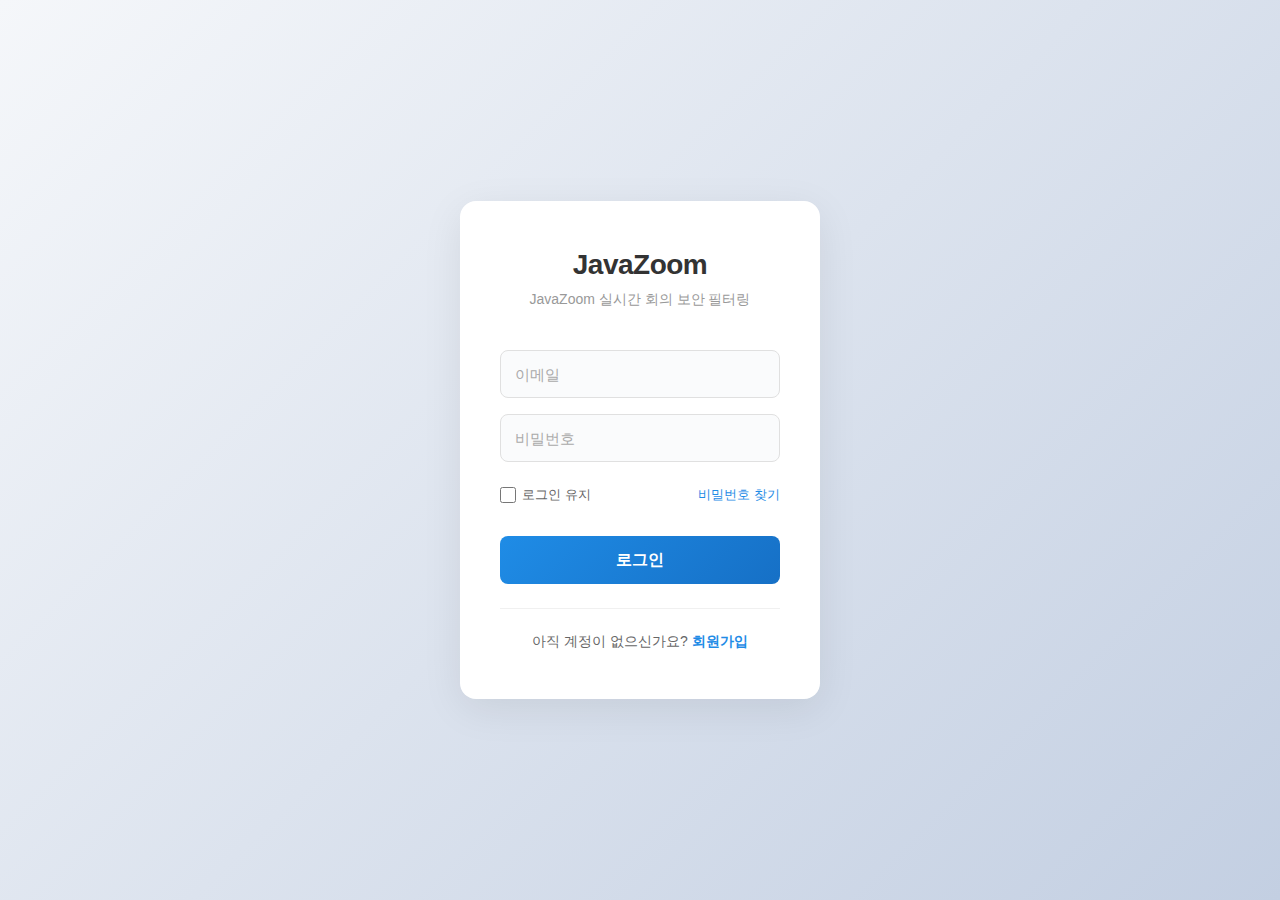
<file: frontend/index.html>
<!doctype html>
<html lang="ko">
  <head>
    <meta charset="UTF-8" />
    <meta name="viewport" content="width=device-width, initial-scale=1.0" />
    <title>JavaZoom</title>
    <link rel="stylesheet" href="style.css" />
  </head>
  <body>
    <div class="login-container">
      <div class="login-box">
        <div class="logo-section">
          <h1 class="logo">JavaZoom</h1>
          <p class="tagline">JavaZoom 실시간 회의 보안 필터링</p>
        </div>

        <form class="login-form" id="loginForm">
          <div class="form-group">
            <input
              type="email"
              id="email"
              class="input-field"
              placeholder="이메일"
              required
            />
          </div>

          <div class="form-group">
            <input
              type="password"
              id="password"
              class="input-field"
              placeholder="비밀번호"
              required
            />
          </div>

          <div class="form-options">
            <label class="remember-me">
              <input type="checkbox" id="rememberMe" />
              <span>로그인 유지</span>
            </label>
            <a href="#" class="forgot-password">비밀번호 찾기</a>
          </div>

          <button type="submit" class="login-button">로그인</button>
        </form>

        <div class="signup-section">
          <p>
            아직 계정이 없으신가요? <a href="#" class="signup-link">회원가입</a>
          </p>
        </div>
      </div>
    </div>

    <script src="script.js"></script>
  </body>
</html>
</file>
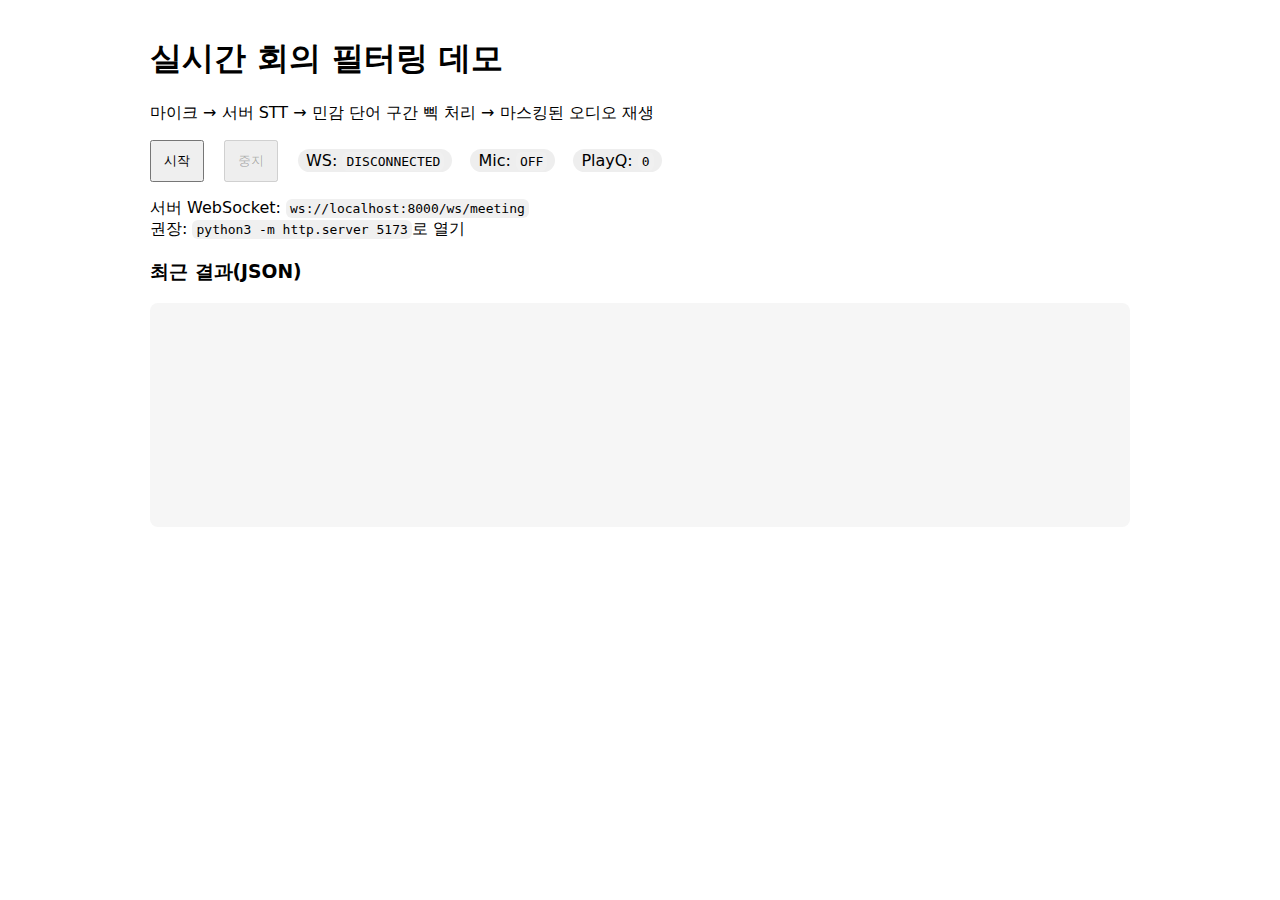
<file: backend-fastapi/demo.html>
<!doctype html>
<html lang="ko">
  <head>
    <meta charset="utf-8" />
    <meta name="viewport" content="width=device-width,initial-scale=1" />
    <title>Meeting Filter Demo (Mic → STT → Bleep → Play)</title>
    <style>
      body {
        font-family:
          system-ui,
          -apple-system,
          sans-serif;
        padding: 16px;
        max-width: 980px;
        margin: 0 auto;
      }
      button {
        padding: 10px 12px;
        margin-right: 8px;
      }
      .row {
        display: flex;
        gap: 12px;
        flex-wrap: wrap;
        align-items: center;
        margin-bottom: 12px;
      }
      #log {
        white-space: pre-wrap;
        background: #f6f6f6;
        padding: 12px;
        border-radius: 8px;
        min-height: 200px;
      }
      code {
        background: #f0f0f0;
        padding: 2px 4px;
        border-radius: 6px;
      }
      .pill {
        display: inline-block;
        padding: 2px 8px;
        border-radius: 999px;
        background: #eee;
        margin-right: 6px;
      }
    </style>
  </head>
  <body>
    <h1>실시간 회의 필터링 데모</h1>
    <p>마이크 → 서버 STT → 민감 단어 구간 삑 처리 → 마스킹된 오디오 재생</p>

    <div class="row">
      <button id="btnStart">시작</button>
      <button id="btnStop" disabled>중지</button>
      <span class="pill">WS: <code id="wsStatus">DISCONNECTED</code></span>
      <span class="pill">Mic: <code id="micStatus">OFF</code></span>
      <span class="pill">PlayQ: <code id="qStatus">0</code></span>
    </div>

    <p>
      서버 WebSocket: <code>ws://localhost:8000/ws/meeting</code><br />
      권장: <code>python3 -m http.server 5173</code>로 열기
    </p>

    <h3>최근 결과(JSON)</h3>
    <div id="log"></div>

    <script>
      (() => {
        const WS_URL = "ws://localhost:8000/ws/meeting";

        // 서버/클라 오디오 규격 (서버 설정과 맞춰야 함)
        const TARGET_SR = 16000;
        const FRAME_MS = 20;
        const FRAME_SAMPLES = (TARGET_SR * FRAME_MS) / 1000; // 320

        const btnStart = document.getElementById("btnStart");
        const btnStop = document.getElementById("btnStop");
        const wsStatus = document.getElementById("wsStatus");
        const micStatus = document.getElementById("micStatus");
        const qStatus = document.getElementById("qStatus");
        const logEl = document.getElementById("log");

        let ws = null;

        // mic capture
        let micCtx = null;
        let source = null;
        let processor = null;
        let stream = null;

        // playback
        let playCtx = null;
        let nextPlayTime = 0;
        let queuedChunks = 0;

        function setWsStatus(s) {
          wsStatus.textContent = s;
        }
        function setMicStatus(s) {
          micStatus.textContent = s;
        }
        function setQ(n) {
          qStatus.textContent = String(n);
        }

        function appendLog(obj) {
          logEl.textContent = JSON.stringify(obj, null, 2);
        }

        // ----------- Audio utils -----------
        function downsampleBuffer(buffer, inputSampleRate, outputSampleRate) {
          if (outputSampleRate === inputSampleRate) return buffer;
          const sampleRateRatio = inputSampleRate / outputSampleRate;
          const newLength = Math.round(buffer.length / sampleRateRatio);
          const result = new Float32Array(newLength);
          let offsetResult = 0;
          let offsetBuffer = 0;
          while (offsetResult < result.length) {
            const nextOffsetBuffer = Math.round(
              (offsetResult + 1) * sampleRateRatio,
            );
            let accum = 0,
              count = 0;
            for (
              let i = offsetBuffer;
              i < nextOffsetBuffer && i < buffer.length;
              i++
            ) {
              accum += buffer[i];
              count++;
            }
            result[offsetResult] = accum / count;
            offsetResult++;
            offsetBuffer = nextOffsetBuffer;
          }
          return result;
        }

        function floatTo16BitPCM(float32) {
          const out = new Int16Array(float32.length);
          for (let i = 0; i < float32.length; i++) {
            let s = Math.max(-1, Math.min(1, float32[i]));
            out[i] = s < 0 ? s * 0x8000 : s * 0x7fff;
          }
          return out;
        }

        function pcm16ToFloat32(arrayBuffer) {
          const i16 = new Int16Array(arrayBuffer);
          const f32 = new Float32Array(i16.length);
          for (let i = 0; i < i16.length; i++) f32[i] = i16[i] / 32768.0;
          return f32;
        }

        function schedulePcmPlayback(pcmArrayBuffer) {
          if (!playCtx) return;

          const samples = pcm16ToFloat32(pcmArrayBuffer);
          const audioBuffer = playCtx.createBuffer(
            1,
            samples.length,
            TARGET_SR,
          );
          audioBuffer.copyToChannel(samples, 0);

          const src = playCtx.createBufferSource();
          src.buffer = audioBuffer;
          src.connect(playCtx.destination);

          // 처음엔 약간의 안전버퍼를 깔아 끊김 방지
          const now = playCtx.currentTime;
          const SAFETY_DELAY = 0.6; // 600ms부터 시작 (필요하면 0.5~0.8까지)
          if (nextPlayTime < now + SAFETY_DELAY)
            nextPlayTime = now + SAFETY_DELAY;

          src.start(nextPlayTime);
          nextPlayTime += audioBuffer.duration;

          queuedChunks++;
          setQ(queuedChunks);

          src.onended = () => {
            queuedChunks = Math.max(0, queuedChunks - 1);
            setQ(queuedChunks);
          };
        }

        function flushOneChunkIfReady() {
          // 1개 늦게 재생: 최소 2개는 쌓여야 1개를 틀기 시작
          if (audioQueue.length < 2) return;

          const pcm = audioQueue.shift();
          schedulePcmPlayback(pcm);

          // 오디오와 같은 순서로 들어온 메타가 있으면 같이 표시
          const meta = metaQueue.shift();
          if (meta) appendLog(meta);
        }

        // ----------- Start/Stop -----------
        async function start() {
          btnStart.disabled = true;

          // WS
          ws = new WebSocket(WS_URL);
          ws.binaryType = "arraybuffer";
          ws.onopen = () => setWsStatus("CONNECTED");
          ws.onclose = () => setWsStatus("DISCONNECTED");
          ws.onerror = () => setWsStatus("ERROR");

          ws.onmessage = (ev) => {
            if (typeof ev.data === "string") {
              try {
                appendLog(JSON.parse(ev.data));
              } catch {}
            } else {
              schedulePcmPlayback(ev.data);
            }
          };

          // WS connect wait
          await new Promise((resolve) => {
            const t = setInterval(() => {
              if (ws && ws.readyState === 1) {
                clearInterval(t);
                resolve();
              }
            }, 50);
          });

          // play AudioContext (재생 전용)
          playCtx = new (window.AudioContext || window.webkitAudioContext)({
            sampleRate: TARGET_SR,
          });
          nextPlayTime = playCtx.currentTime + 0.35;

          // mic AudioContext (캡처 전용)
          stream = await navigator.mediaDevices.getUserMedia({
            audio: {
              echoCancellation: true,
              noiseSuppression: true,
              autoGainControl: true,
            },
          });
          setMicStatus("ON");

          micCtx = new (window.AudioContext || window.webkitAudioContext)();
          const inputSR = micCtx.sampleRate;

          source = micCtx.createMediaStreamSource(stream);

          // 최소 데모: ScriptProcessor 사용
          const bufferSize = 4096;
          processor = micCtx.createScriptProcessor(bufferSize, 1, 1);

          let carry = new Float32Array(0);

          processor.onaudioprocess = (e) => {
            if (!ws || ws.readyState !== 1) return;

            const input = e.inputBuffer.getChannelData(0);
            const down = downsampleBuffer(input, inputSR, TARGET_SR);

            const merged = new Float32Array(carry.length + down.length);
            merged.set(carry, 0);
            merged.set(down, carry.length);

            let offset = 0;
            while (offset + FRAME_SAMPLES <= merged.length) {
              const frame = merged.slice(offset, offset + FRAME_SAMPLES);
              const pcm16 = floatTo16BitPCM(frame);
              ws.send(pcm16.buffer);
              offset += FRAME_SAMPLES;
            }
            carry = merged.slice(offset);
          };

          const zeroGain = micCtx.createGain();
          zeroGain.gain.value = 0;

          source.connect(processor);
          processor.connect(zeroGain);
          zeroGain.connect(micCtx.destination);

          btnStop.disabled = false;
        }

        async function stop() {
          btnStop.disabled = true;

          try {
            if (processor) processor.disconnect();
          } catch {}
          try {
            if (source) source.disconnect();
          } catch {}
          try {
            if (micCtx) await micCtx.close();
          } catch {}
          try {
            if (stream) stream.getTracks().forEach((t) => t.stop());
          } catch {}

          try {
            if (ws) ws.close();
          } catch {}

          try {
            if (playCtx) await playCtx.close();
          } catch {}
          ws = null;
          micCtx = null;
          source = null;
          processor = null;
          stream = null;
          playCtx = null;
          nextPlayTime = 0;
          queuedChunks = 0;
          setQ(0);

          setMicStatus("OFF");
          setWsStatus("DISCONNECTED");
          btnStart.disabled = false;
        }

        btnStart.addEventListener("click", () =>
          start().catch((err) => {
            console.error(err);
            appendLog({ error: String(err) });
            btnStart.disabled = false;
          }),
        );

        btnStop.addEventListener("click", () => stop().catch(console.error));
      })();
    </script>
  </body>
</html>
</file>
<file: frontend/style.css>
* {
  margin: 0;
  padding: 0;
  box-sizing: border-box;
}

body {
  font-family:
    -apple-system, BlinkMacSystemFont, "Segoe UI", "Roboto", "Oxygen", "Ubuntu",
    "Cantarell", "Fira Sans", "Droid Sans", "Helvetica Neue", sans-serif;
  background: #ffffff;
  min-height: 100vh;
  display: flex;
  align-items: center;
  justify-content: center;
  -webkit-font-smoothing: antialiased;
}

.login-container {
  width: 100%;
  max-width: 380px;
  padding: 20px;
}

.login-box {
  background: white;
  border-radius: 12px;
  box-shadow: 0 2px 12px rgba(0, 0, 0, 0.06);
  padding: 48px 40px;
  animation: slideIn 0.4s ease-out;
}

@keyframes slideIn {
  from {
    opacity: 0;
    transform: translateY(10px);
  }
  to {
    opacity: 1;
    transform: translateY(0);
  }
}

.logo-section {
  text-align: center;
  margin-bottom: 40px;
}

.logo {
  font-size: 26px;
  font-weight: 700;
  color: #222222;
  margin-bottom: 8px;
  letter-spacing: -0.5px;
}

.tagline {
  font-size: 13px;
  color: #888888;
  font-weight: 400;
  line-height: 1.5;
}

.login-form {
  margin-bottom: 24px;
}

.form-group {
  margin-bottom: 14px;
}

.input-field {
  width: 100%;
  height: 48px;
  border: 1px solid #eeeeee;
  border-radius: 8px;
  padding: 0 14px;
  font-size: 15px;
  color: #222222;
  transition: all 0.2s ease;
  background: #ffffff;
}

.input-field::placeholder {
  color: #cccccc;
}

.input-field:focus {
  outline: none;
  border-color: #4a90e2;
  box-shadow: 0 0 0 2px rgba(74, 144, 226, 0.08);
}

.input-field:hover:not(:focus) {
  border-color: #e0e0e0;
}

.form-options {
  display: flex;
  justify-content: space-between;
  align-items: center;
  margin: 20px 0;
  font-size: 13px;
}

.remember-me {
  display: flex;
  align-items: center;
  cursor: pointer;
  color: #666666;
  user-select: none;
}

.remember-me input[type="checkbox"] {
  width: 16px;
  height: 16px;
  margin-right: 6px;
  cursor: pointer;
  accent-color: #4a90e2;
}

.forgot-password {
  color: #4a90e2;
  text-decoration: none;
  transition: color 0.2s ease;
  font-weight: 500;
}

.forgot-password:hover {
  color: #357abd;
  text-decoration: underline;
}

.login-button {
  width: 100%;
  height: 48px;
  background: #4a90e2;
  color: white;
  border: none;
  border-radius: 8px;
  font-size: 15px;
  font-weight: 600;
  cursor: pointer;
  transition: all 0.2s ease;
  margin-top: 6px;
  letter-spacing: -0.3px;
}

.login-button:hover {
  background: #357abd;
}

.login-button:active {
  background: #2d6ba3;
}

.login-button:disabled {
  opacity: 0.6;
  cursor: not-allowed;
}

.signup-section {
  text-align: center;
  padding-top: 20px;
  border-top: 1px solid #f0f0f0;
}

.signup-section p {
  font-size: 13px;
  color: #666666;
}

.signup-link {
  color: #4a90e2;
  text-decoration: none;
  font-weight: 600;
  transition: color 0.2s ease;
}

.signup-link:hover {
  color: #357abd;
}
* {
  margin: 0;
  padding: 0;
  box-sizing: border-box;
}

body {
  font-family:
    -apple-system, BlinkMacSystemFont, "Segoe UI", "Roboto", "Oxygen", "Ubuntu",
    "Cantarell", "Fira Sans", "Droid Sans", "Helvetica Neue", sans-serif;
  background: linear-gradient(135deg, #f5f7fa 0%, #c3cfe2 100%);
  min-height: 100vh;
  display: flex;
  align-items: center;
  justify-content: center;
  -webkit-font-smoothing: antialiased;
}

.login-container {
  width: 100%;
  max-width: 400px;
  padding: 20px;
}

.login-box {
  background: white;
  border-radius: 16px;
  box-shadow: 0 10px 40px rgba(0, 0, 0, 0.08);
  padding: 48px 40px;
  animation: slideIn 0.6s ease-out;
}

@keyframes slideIn {
  from {
    opacity: 0;
    transform: translateY(20px);
  }
  to {
    opacity: 1;
    transform: translateY(0);
  }
}

.logo-section {
  text-align: center;
  margin-bottom: 40px;
}

.logo {
  font-size: 28px;
  font-weight: 700;
  color: #333;
  margin-bottom: 8px;
  letter-spacing: -0.5px;
}

.tagline {
  font-size: 14px;
  color: #999;
  font-weight: 400;
  line-height: 1.5;
}

.login-form {
  margin-bottom: 24px;
}

.form-group {
  margin-bottom: 16px;
}

.input-field {
  width: 100%;
  height: 48px;
  border: 1px solid #e0e0e0;
  border-radius: 8px;
  padding: 0 14px;
  font-size: 15px;
  color: #333;
  transition: all 0.3s ease;
  background: #fafbfc;
}

.input-field::placeholder {
  color: #aaa;
}

.input-field:focus {
  outline: none;
  border-color: #1f8ce6;
  background: white;
  box-shadow: 0 0 0 3px rgba(31, 140, 230, 0.1);
}

.input-field:hover:not(:focus) {
  border-color: #d0d0d0;
}

.form-options {
  display: flex;
  justify-content: space-between;
  align-items: center;
  margin: 24px 0;
  font-size: 13px;
}

.remember-me {
  display: flex;
  align-items: center;
  cursor: pointer;
  color: #666;
  user-select: none;
}

.remember-me input[type="checkbox"] {
  width: 16px;
  height: 16px;
  margin-right: 6px;
  cursor: pointer;
  accent-color: #1f8ce6;
}

.forgot-password {
  color: #1f8ce6;
  text-decoration: none;
  transition: color 0.2s ease;
}

.forgot-password:hover {
  color: #1670c6;
  text-decoration: underline;
}

.login-button {
  width: 100%;
  height: 48px;
  background: linear-gradient(135deg, #1f8ce6 0%, #1670c6 100%);
  color: white;
  border: none;
  border-radius: 8px;
  font-size: 16px;
  font-weight: 600;
  cursor: pointer;
  transition: all 0.3s ease;
  margin-top: 8px;
  letter-spacing: -0.3px;
}

.login-button:hover {
  transform: translateY(-2px);
  box-shadow: 0 8px 24px rgba(31, 140, 230, 0.3);
}

.login-button:active {
  transform: translateY(0);
  box-shadow: 0 4px 12px rgba(31, 140, 230, 0.3);
}

.login-button:disabled {
  opacity: 0.6;
  cursor: not-allowed;
  transform: none;
}

.signup-section {
  text-align: center;
  padding-top: 24px;
  border-top: 1px solid #f0f0f0;
}

.signup-section p {
  font-size: 14px;
  color: #666;
}

.signup-link {
  color: #1f8ce6;
  text-decoration: none;
  font-weight: 600;
  transition: color 0.2s ease;
}

.signup-link:hover {
  color: #1670c6;
}

/* 반응형 디자인 */
@media (max-width: 480px) {
  .login-box {
    padding: 36px 24px;
    border-radius: 12px;
  }

  .logo {
    font-size: 24px;
  }

  .tagline {
    font-size: 13px;
  }

  .input-field {
    height: 44px;
    font-size: 16px;
  }

  .login-button {
    height: 44px;
    font-size: 15px;
  }

  .form-options {
    flex-direction: column;
    align-items: flex-start;
    gap: 8px;
  }
}
</file>
